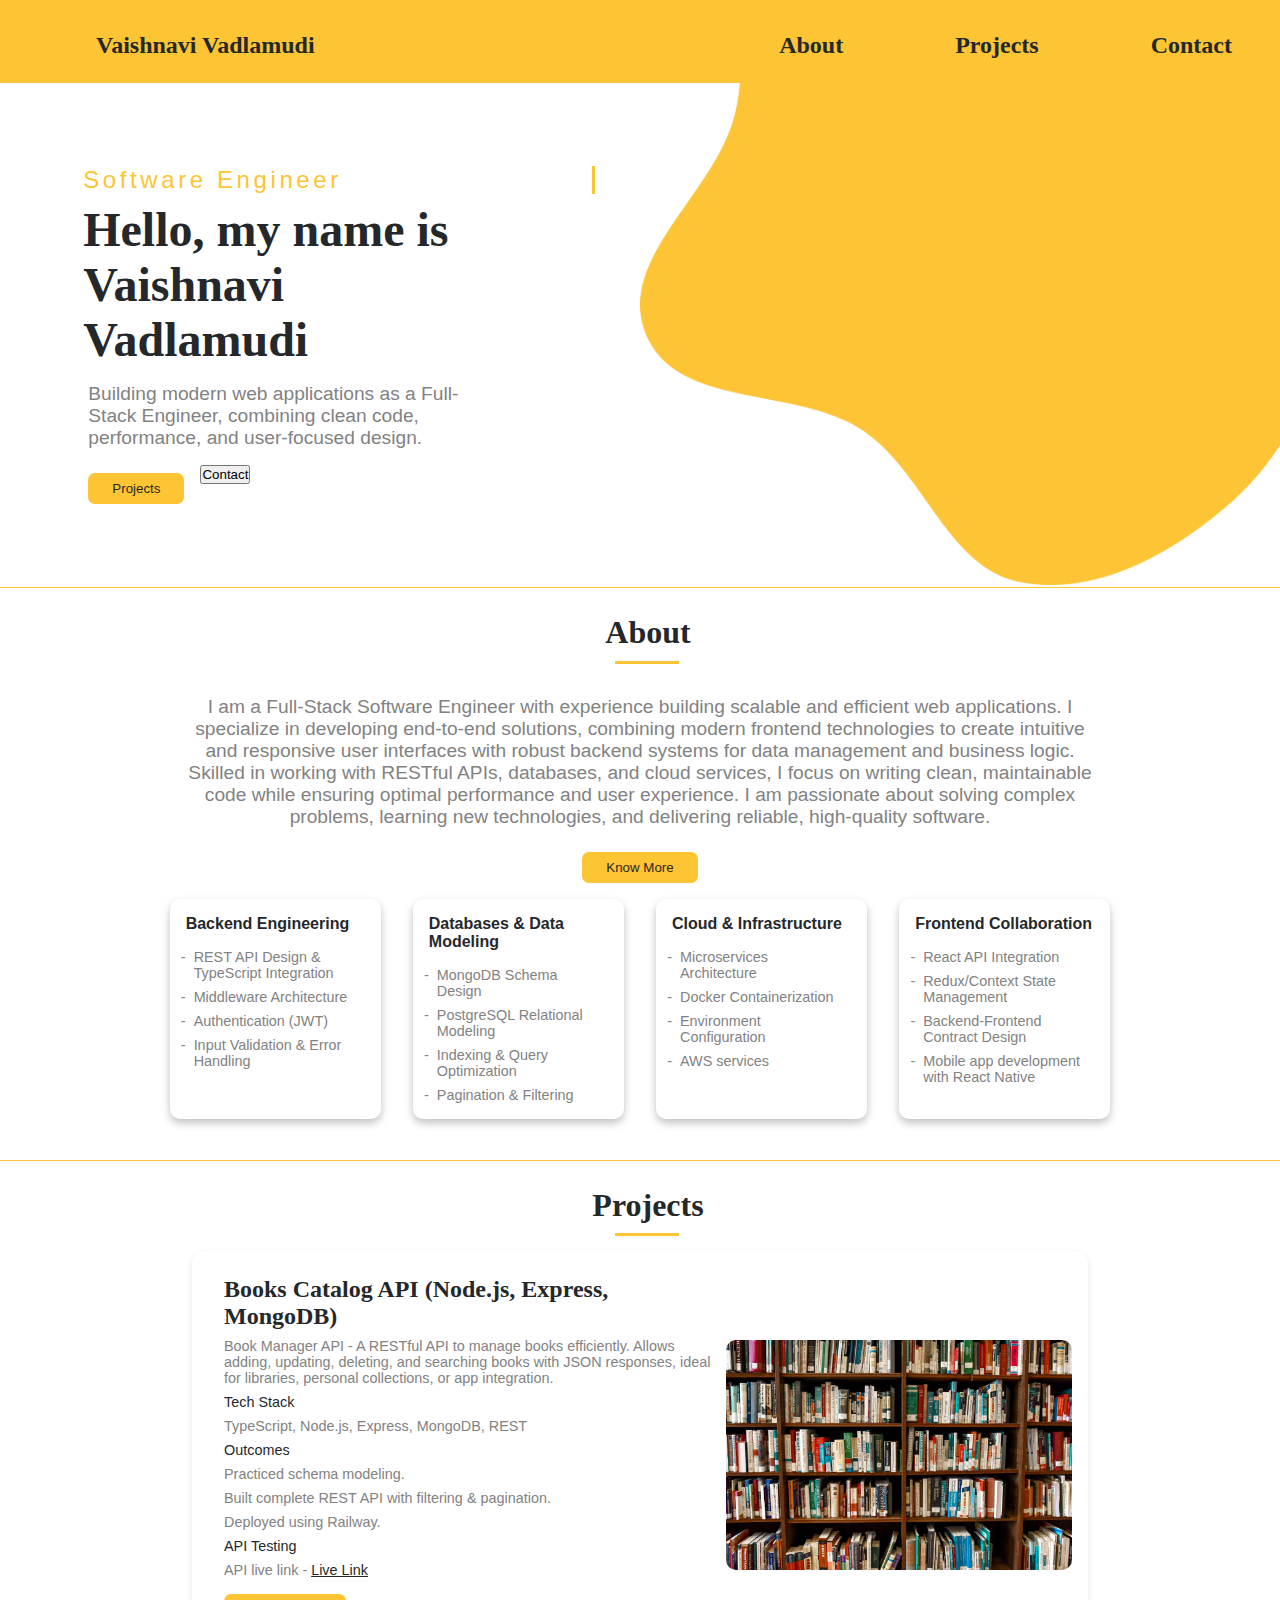
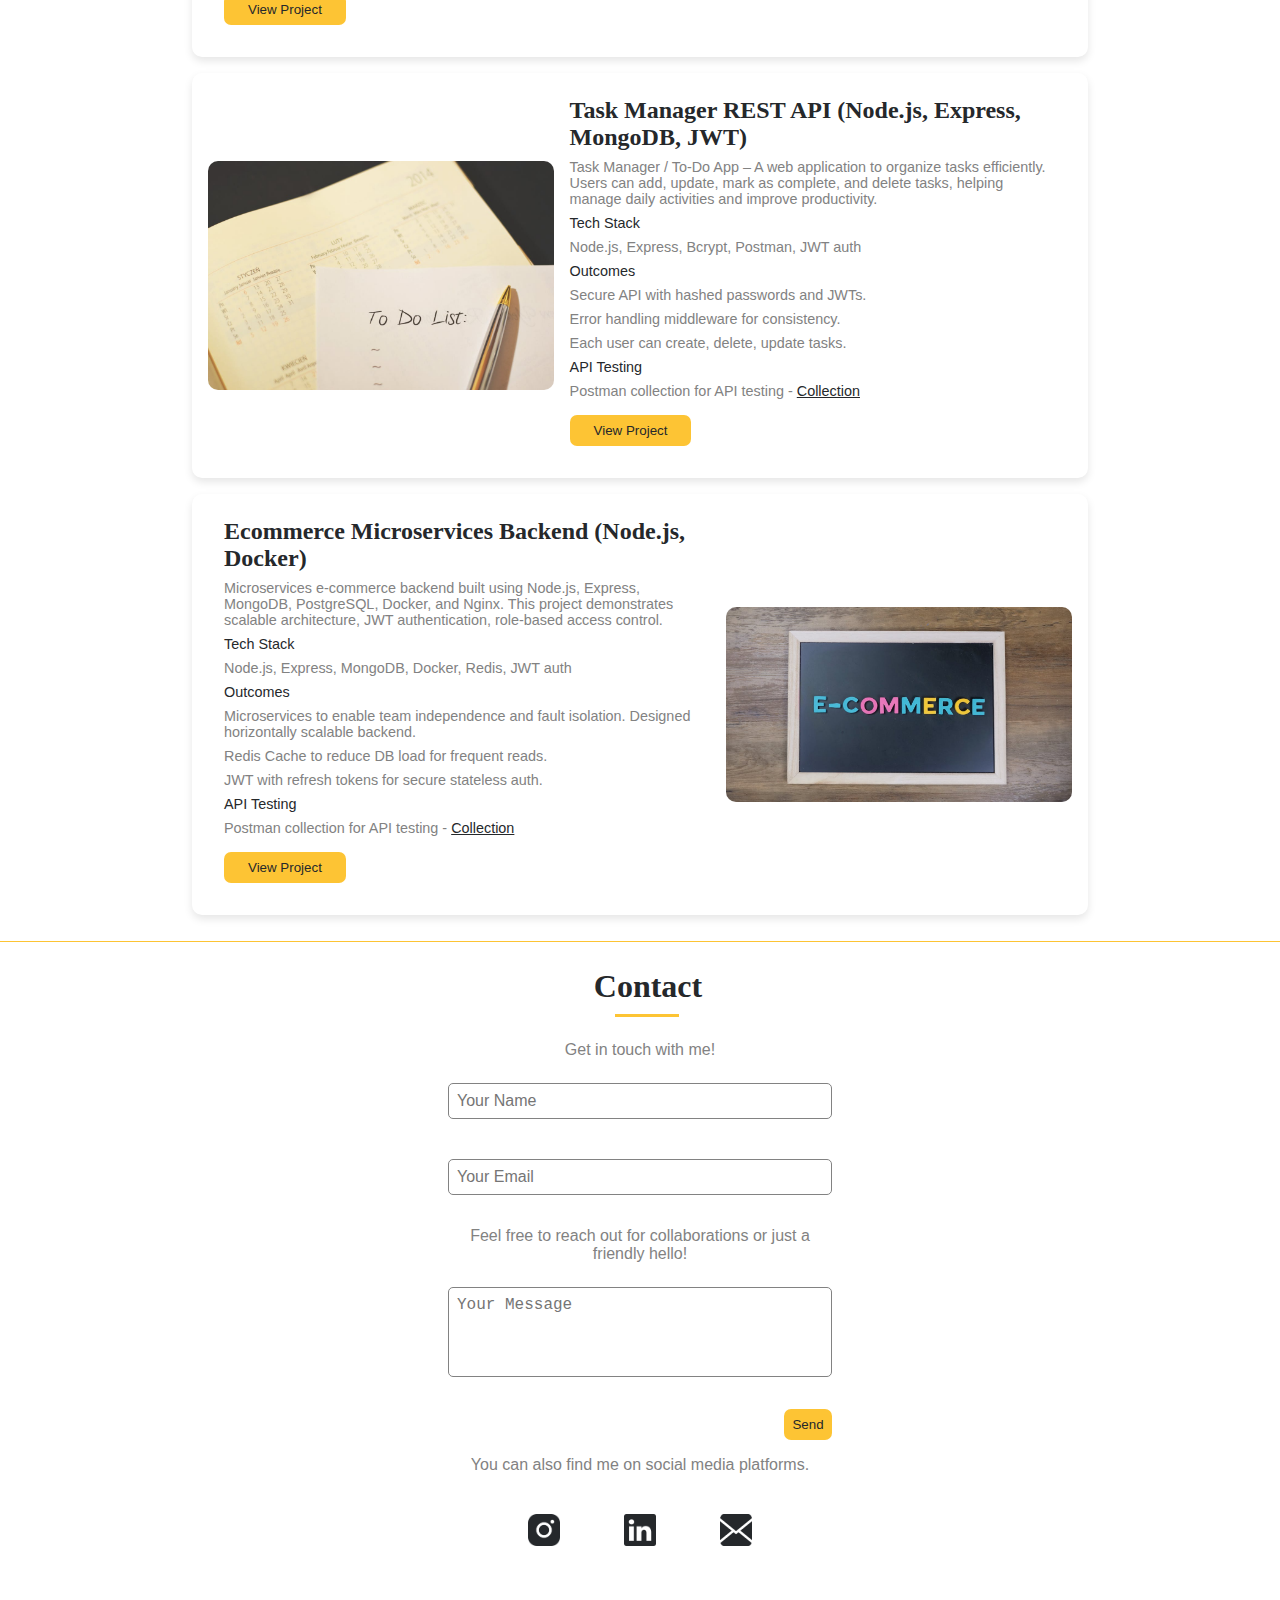
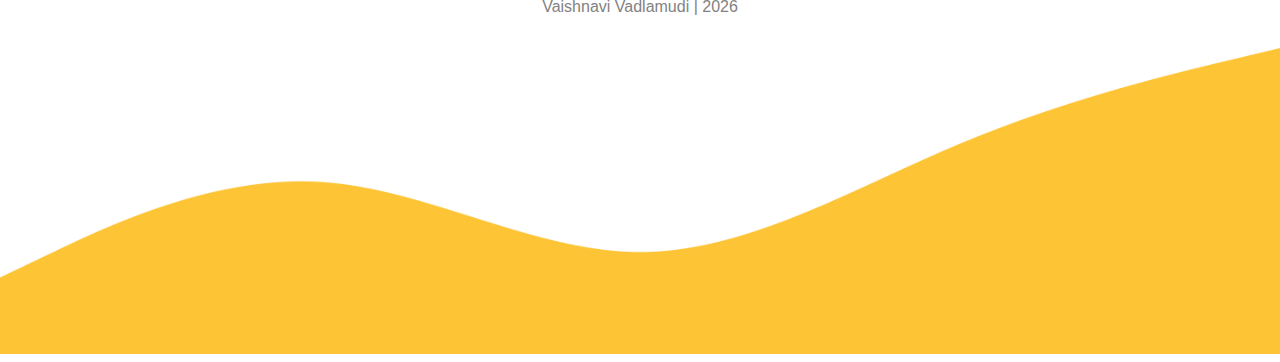
<file: index.html>
<!DOCTYPE html>
<html lang="en">

<head>
    <meta charset="UTF-8">
    <meta name="viewport" content="width=device-width, initial-scale=1.0">
    <title>Vaishnavi Vadlamudi</title>
    <link rel="stylesheet" href="index.css" />
    <link rel="preconnect" href="https://fonts.googleapis.com">
    <link rel="preconnect" href="https://fonts.gstatic.com" crossorigin>
    <link
        href="https://fonts.googleapis.com/css2?family=Comfortaa:wght@300..700&family=Inter:ital,opsz,wght@0,14..32,100..900;1,14..32,100..900&family=Josefin+Sans:ital,wght@0,100..700;1,100..700&display=swap"
        rel="stylesheet">

</head>

<body>
    <nav class="navBar">
        <div class="logo">
            <h3 id="headerName"><a class="navLink" href="#vaish">Vaishnavi Vadlamudi</a></h3>
        </div>
        <div class="content" id="navLinks">
            <h3 class="contents"><a class="navLink" href="#about">About</a></h3>
            <h3 class="contents"><a class="navLink" href="#projects">Projects</a></h3>
            <h3 class="contents"><a class="navLink" href="#contact">Contact</a></h3>
        </div>

        <div class="hamburgerMenu" id="hamburgerBtn">
            <button class="hamburgerButton">
                <span class="bar"></span>
                <span class="bar"></span>
                <span class="bar"></span>
        </div>

    </nav>
    <section id="vaish">
        <img src="assets/logo.png" alt="logo" class="logoImage">
        <div id="intro">
            <h3 class="profession">Software Engineer</h3>
            <h1 class="welcome">Hello, my name is Vaishnavi Vadlamudi</h1>
            <h3 class="description">Building modern web applications as a Full-Stack Engineer, combining clean code,
                performance, and user-focused design.</h3>
            <div class="btns">
                <a href="#projects"><button class="projects">Projects</button></a>
                <a href="#contact"><button class="contact">Contact</button></a>
            </div>
        </div>
    </section>
    <span class="divider"></span>
    <!-- About -->
    <section id="about">
        <div>
            <h1 class="heading">About</h1>
            <span class="line"></span>
        </div>
        <div id="aboutMe">
            <p class="aboutPara">I am a Full-Stack Software Engineer with experience building scalable and efficient web
                applications. I
                specialize in developing end-to-end solutions, combining modern frontend technologies to create
                intuitive and responsive user interfaces with robust backend systems for data management and business
                logic. Skilled in working with RESTful APIs, databases, and cloud services, I focus on writing clean,
                maintainable code while ensuring optimal performance and user experience. I am passionate about solving
                complex problems, learning new technologies, and delivering reliable, high-quality software.
            </p>
            <a target="_blank" href="https://www.linkedin.com/in/vaishnavi-vadlamudi-7310a1158/"><button
                    class="projects">Know More</button></a>
        </div>
        <div id="skills-container">
        </div>
    </section>
    <span class="divider"></span>
    <!-- projects -->
    <section id="projects">
        <div>
            <h1 class="heading">Projects</h1>
            <span class="line"></span>
        </div>

        <div class="cards" id="cardContainer"></div>
    </section>
    <span class="divider"></span>
    <!-- contact -->
    <section id="contact">
        <div>
            <h1 class="heading">Contact</h1>
            <span class="line"></span>
        </div>
        <form class="contact-me" action="mailto:vaishnavivadlamudi259@gmail.com" method="post" enctype="text/plain">
            <span class="contact-description">Get in touch with me!</span>
            <input type="text" class="contactInput" placeholder="Your Name">
            <input type="email" class="contactInput" placeholder="Your Email">
            <span class="contact-description">Feel free to reach out for collaborations or just a friendly hello!</span>
            <textarea style="resize: none;" rows="4" cols="50" class="contactInput" placeholder="Your Message"
                maxlength="150"></textarea>
            <button class="sendButton">Send</button>
            <span class="contact-description">You can also find me on social media platforms.</span>
            <div class="footer">
                <div class="contactInfo"><a href="https://github.com/V-codess/"><img class="footerImages"
                            src="assets/insta.png" alt="Instagram"></a></div>
                <div class="contactInfo"><a href="https://www.linkedin.com/in/vaishnavi-vadlamudi-7310a1158/"><img
                            class="footerImages" src="assets/linkedin.png" alt="LinkedIn"></a></div>
                <div class="contactInfo"><a href="mailto:vaishnavivadlamudi259@gmail.com"><img class="footerImages"
                            src="assets/email.png" alt="Email"></a>
                </div>
            </div>
            <h1 id="endCreds"></h1>

        </form>

        <img src="assets/end.png" alt="logo" class="endImage">
    </section>
    <script src="index.js"></script>
</body>

</html>
</file>
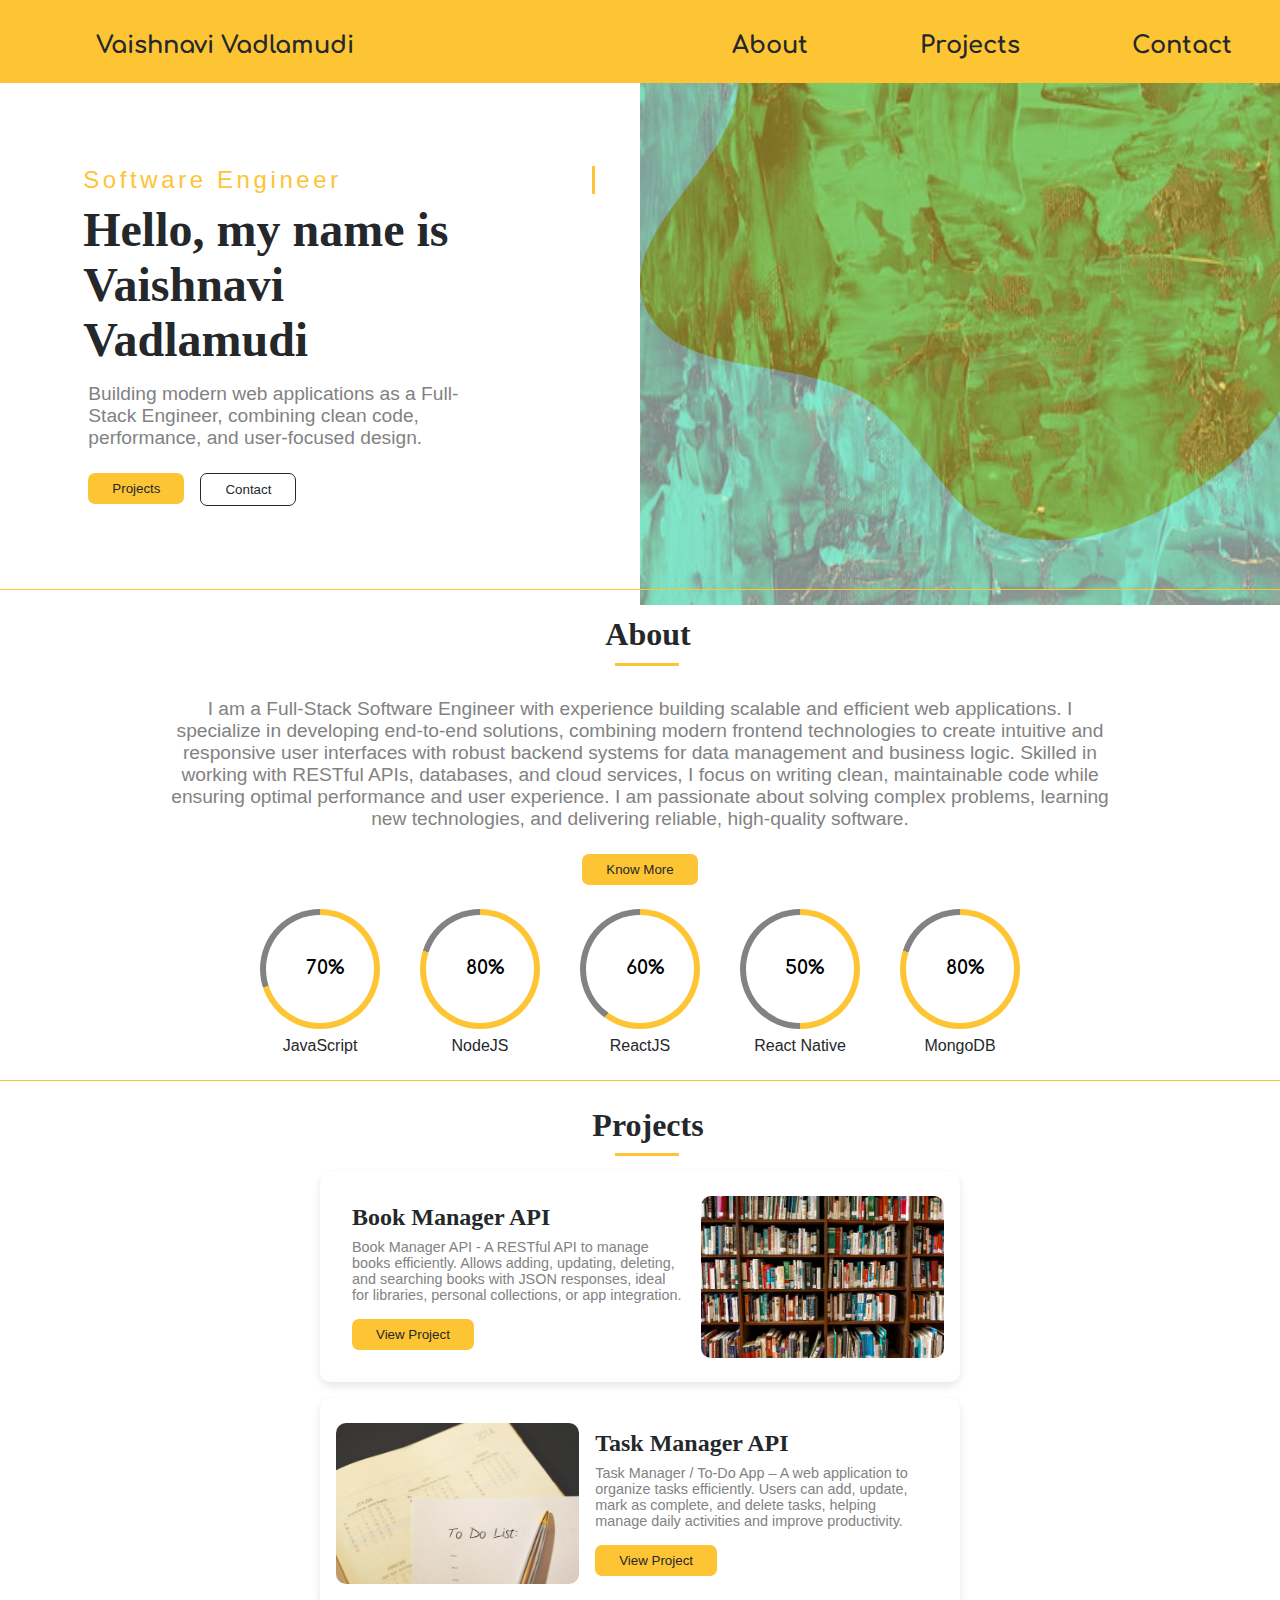
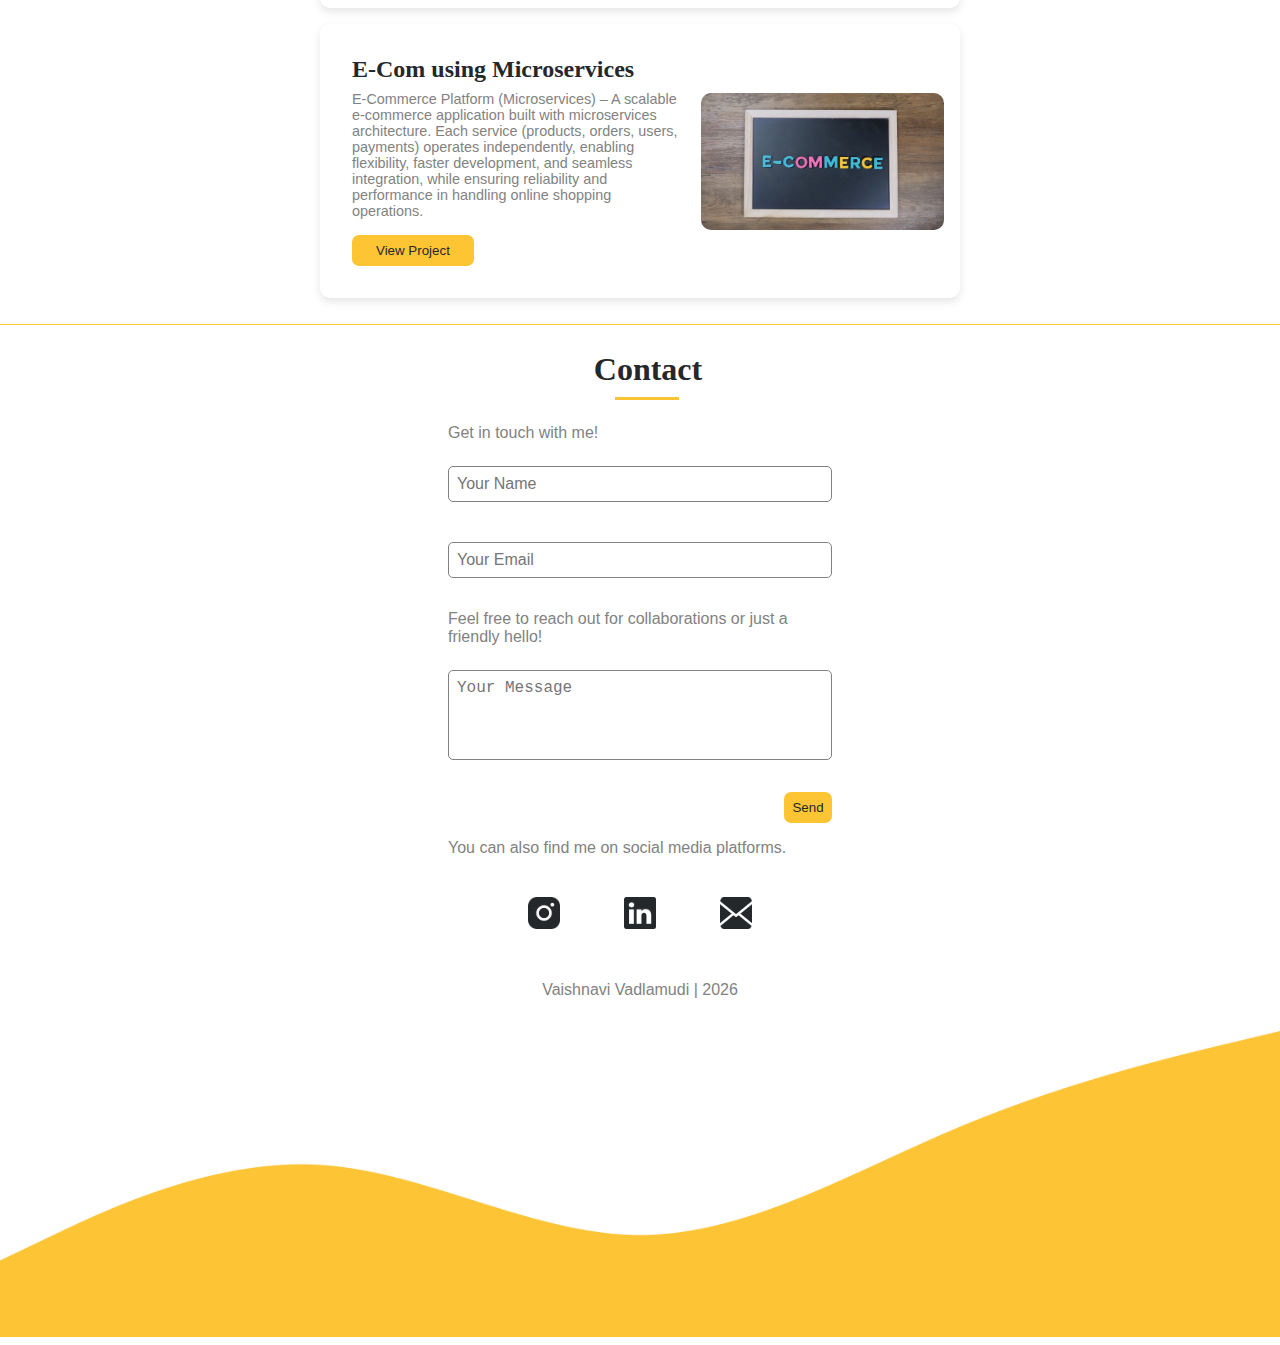
<file: frontend/index.html>
<!DOCTYPE html>
<html lang="en">

<head>
    <meta charset="UTF-8">
    <meta name="viewport" content="width=device-width, initial-scale=1.0">
    <title>Vaishnavi Vadlamudi</title>
    <link rel="stylesheet" href="index.css" />
    <link rel="preconnect" href="https://fonts.googleapis.com">
    <link rel="preconnect" href="https://fonts.gstatic.com" crossorigin>
    <link
        href="https://fonts.googleapis.com/css2?family=Comfortaa:wght@300..700&family=Inter:ital,opsz,wght@0,14..32,100..900;1,14..32,100..900&family=Josefin+Sans:ital,wght@0,100..700;1,100..700&display=swap"
        rel="stylesheet">

</head>

<body>
    <nav class="navBar">
        <div class="logo">
            <h3 id="headerName"><a class="navLink" href="#vaish">Vaishnavi Vadlamudi</a></h3>
        </div>
        <div class="content" id="navLinks">
            <h3 class="contents"><a class="navLink" href="#about">About</a></h3>
            <h3 class="contents"><a class="navLink" href="#projects">Projects</a></h3>
            <h3 class="contents"><a class="navLink" href="#contact">Contact</a></h3>
        </div>

        <div class="hamburgerMenu" id="hamburgerBtn">
            <button class="hamburgerButton">
                <span class="bar"></span>
                <span class="bar"></span>
                <span class="bar"></span>
        </div>

    </nav>
    <section id="vaish">
        <img src="assets/logo.png" alt="logo" class="logoImage">
        <img src="assets/dev.png" alt="logo" class="devImage">
        <div id="intro">
            <h3 class="profession">Software Engineer</h3>
            <h1 class="welcome">Hello, my name is Vaishnavi Vadlamudi</h1>
            <h3 class="description">Building modern web applications as a Full-Stack Engineer, combining clean code,
                performance, and user-focused design.</h3>
            <div class="btns">
                <a href="#projects"><button class="projects">Projects</button></a>
                <a href="#contact"><button class="contact">Contact</button></a>
            </div>
        </div>
    </section>
    <span class="divider"></span>
    <!-- About -->
    <section id="about">
        <div>
            <h1 class="heading">About</h1>
            <span class="line"></span>
        </div>
        <div id="aboutMe">
            <p class="aboutPara">I am a Full-Stack Software Engineer with experience building scalable and efficient web
                applications. I
                specialize in developing end-to-end solutions, combining modern frontend technologies to create
                intuitive and responsive user interfaces with robust backend systems for data management and business
                logic. Skilled in working with RESTful APIs, databases, and cloud services, I focus on writing clean,
                maintainable code while ensuring optimal performance and user experience. I am passionate about solving
                complex problems, learning new technologies, and delivering reliable, high-quality software.
            </p>
            <a target="_blank" href="https://www.linkedin.com/in/vaishnavi-vadlamudi-7310a1158/"><button
                    class="projects">Know More</button></a>
        </div>
        <div id="skills-container">
        </div>
    </section>
    <span class="divider"></span>
    <!-- projects -->
    <section id="projects">
        <div>
            <h1 class="heading">Projects</h1>
            <span class="line"></span>
        </div>

        <div class="cards" id="cardContainer"></div>
    </section>
    <span class="divider"></span>
    <!-- contact -->
    <section id="contact">
        <div>
            <h1 class="heading">Contact</h1>
            <span class="line"></span>
        </div>
        <form class="contact-me" action="mailto:vaishnavivadlamudi259@gmail.com" method="post" enctype="text/plain">
            <span class="contact-description">Get in touch with me!</span>
            <input type="text" class="contactInput" placeholder="Your Name">
            <input type="email" class="contactInput" placeholder="Your Email">
            <span class="contact-description">Feel free to reach out for collaborations or just a friendly hello!</span>
            <textarea style="resize: none;" rows="4" cols="50" class="contactInput" placeholder="Your Message"
                maxlength="150"></textarea>
            <button class="sendButton">Send</button>
            <span class="contact-description">You can also find me on social media platforms.</span>
            <div class="footer">
                <div class="contactInfo"><a href="https://github.com/V-codess/"><img class="footerImages"
                            src="assets/insta.png" alt="Instagram"></a></div>
                <div class="contactInfo"><a href="https://www.linkedin.com/in/vaishnavi-vadlamudi-7310a1158/"><img
                            class="footerImages" src="assets/linkedin.png" alt="LinkedIn"></a></div>
                <div class="contactInfo"><a href="mailto:vaishnavivadlamudi259@gmail.com"><img class="footerImages"
                            src="assets/email.png" alt="Email"></a>
                </div>
            </div>
            <h1 id="endCreds"></h1>

        </form>

        <img src="assets/end.png" alt="logo" class="endImage">
    </section>
    <script src="index.js"></script>
</body>

</html>
</file>
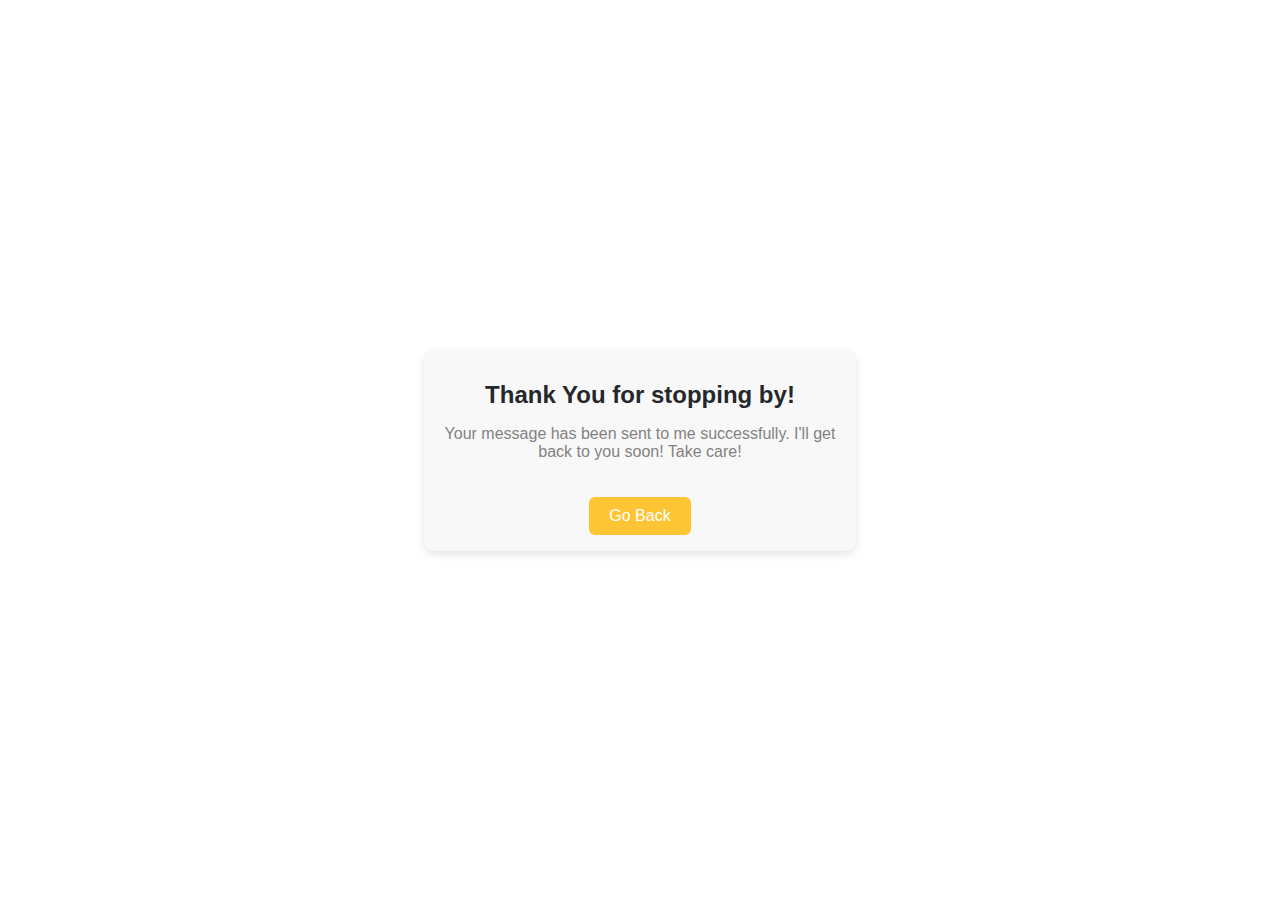
<file: thankyou.html>
<!DOCTYPE html>
<html lang="en">
<head>
    <meta charset="UTF-8">
    <meta name="viewport" content="width=device-width, initial-scale=1.0">
    <title>Email Sent</title>
    <link rel="stylesheet" href="thankYouStyles.css" />
    <link rel="icon" href="/assets/icon.png" type="image/png">
</head>
<body>
    <div class="box">
    <h1>Thank You for stopping by!</h1>
    <p>Your message has been sent to me successfully. I'll get back to you soon! Take care!</p>
    <a href="https://v-codess.github.io/Portfolio">Go Back</a>
  </div>
</body>
</html>
</file>
<file: index.css>
* {
    margin: 0;
    padding: 0;
    box-sizing: border-box;
}

html {
    scroll-behavior: smooth;
}

body {
    margin: 0;
    min-height: 100vh;
    background-color: #fff;
    font-family: "Playfair Display", serif;
    min-height: 100%;
}

a {
    text-decoration: none;
    color: inherit;
}

.navBar {
    display: flex;
    justify-content: space-between;
    align-items: center;
    padding: 1rem 2rem;
    position: sticky;
    top: 0;
    z-index: 1000;
    background-color: #fdc434;
}

section {
    scroll-margin-top: 80px;
    /* same height as navbar */
}

#headerName,
.contents {
    font-weight: 700;
    font-size: 1.5rem;
    color: #25282B;
    margin: 1rem 1rem 0.5rem 4rem;
}

.devImage {
    height: 67.2%;
    width: 50%;
    position: absolute;
    top: 0;
    right: 0;
    z-index: -1;
    opacity: 0.5;
}

.content {
    display: flex;
    align-items: center;
    justify-content: space-between;
    gap: 2rem;
}

.navLink.active {
    color: #fff;
    font-weight: bold;
}

.content h3 {
    cursor: pointer;
}

.hamburgerMenu {
    display: none;
}

.hamburgerButton {
    background: none;
    border: none;
    cursor: pointer;
    display: flex;
    flex-direction: column;
    gap: 5px;
}

.bar {
    width: 25px;
    height: 3px;
    background-color: #fdc434;
}

.contents {
    color: #25282B;
}

.endImage {
    height: 30%;
    width: 100%;
}

.logoImage {
    height: 65%;
    width: 50%;
    position: absolute;
    top: 0;
    right: 0px;
    z-index: -1;
}

.profession {
    font-family: "Nunito", sans-serif;
    font-size: 1.5rem;
    color: #fdc434;
    margin-top: 0.5rem;
    font-weight: 300;
    overflow: hidden;
    border-right: .15em solid #fdc434;
    white-space: nowrap;
    margin: 0 auto;
    letter-spacing: .15em;
    animation:
        typing 3.5s steps(40, end),
        blink-caret .75s step-end infinite;
}

.welcome {
    font-family: "Playfair Display", serif;
    font-size: 3rem;
    color: #25282B;
    margin-top: 0.5rem;
    font-weight: 700;
    width: 80%;
}

@keyframes typing {
    from {
        width: 0
    }

    to {
        width: 100%
    }
}

@keyframes blink-caret {

    from,
    to {
        border-color: transparent
    }

    50% {
        border-color: #fdc434;
    }
}

#intro {
    width: 40%;
    margin: 6.5%;
}

#skills-container {
    display: flex;
    justify-content: center;
    margin: 0 6rem;
    padding: 0 1rem;
}

.insideCircle {
    background-color: #fff;
    width: 90%;
    height: 90%;
    border-radius: 50%;
}

.circle {
    width: 120px;
    height: 120px;
    border-radius: 50%;
    background: conic-gradient(#fdc434 calc(var(--percentage) * 1%),
            #828282 0);
    display: flex;
    align-items: center;
    justify-content: center;
    font-weight: bold;
    font-size: 1.2rem;
    position: relative;
}

.skillText {
    text-align: center;
    margin-top: 0.5rem;
    font-family: "Nunito", sans-serif;
    font-size: 1rem;
    color: #25282B;
    font-weight: 500;
}

.circle span {
    position: absolute;
    font-size: 1.2rem;
    font-weight: bold;
}

.percentageData {
    text-align: center;
    position: absolute;
    top: 40%;
    right: 30%;
}

.description {
    font-family: "Nunito", sans-serif;
    font-size: 1.2rem;
    color: #828282;
    margin: 1rem 1%;
    font-weight: 300;
    width: 80%;
}

.tech-stack {
    font-family: "Nunito", sans-serif;
    font-size: 1rem;
    color: #828282;
    margin: 1rem 1%;
    font-weight: 300;
    width: 80%;
}

#aboutMe {
    display: flex;
    flex-direction: column;
    align-items: center;
    justify-content: center;
    margin: 0 10rem;
    padding: 0 1rem;
}

.aboutPara {
    font-family: "Nunito", sans-serif;
    font-size: 1.2rem;
    color: #828282;
    margin: 1rem 1%;
    font-weight: 300;
    text-align: center;
}

.aboutPara span {
    display: block;
    text-align: left;
}

.btns {
    display: flex;
    gap: 1rem;
    margin: 1rem 1%;
}

.know-me-btn {
    display: flex;
    justify-content: flex-end;
    align-items: center;
    width: 85%;
}

.projects {
    text-decoration: none;
    color: #25282B;
    background-color: #fdc434;
    padding: 0.5rem 1.5rem;
    border-radius: 7px;
    font-weight: 500;
    border: none;
    margin-top: 0.5rem;
    cursor: pointer;
}

.divider {
    width: 100%;
    height: 1px;
    background-color: #fdc434;
    margin: 1.6rem 0;
    display: flex;
}

.cardPostman {
    text-decoration: underline;
    color: #25282B;
    border-radius: 7px;
    font-weight: 500;
    border: none;
    cursor: pointer;
    background-color: transparent;
}

.line {
    width: 5%;
    height: 3px;
    background-color: #fdc434;
    margin: 0.6rem 0 1rem 0.9rem;
    display: flex;
    justify-content: center;
    align-items: center;
    justify-self: center;
}

.heading {
    font-family: "Playfair Display", serif;
    font-size: 2rem;
    color: #25282B;
    margin-top: 0.5rem;
    font-weight: 700;
    margin-left: 1rem;
    text-align: center;
}

.side-heading {
    font-family: "Playfair Display", serif;
    font-size: 1rem;
    color: #25282B;
    margin-top: 0.5rem;
    font-weight: 700;
    text-align: left;
}

.side-container {
    display: flex;
    flex-direction: column;
    gap: 0.5rem;
    width: 10%;
    justify-self: flex-start;
    margin: 0 12rem;
}

.side-line {
    width: 85%;
    height: 3px;
    background-color: #fdc434;
    display: flex;
    align-items: flex-start;
}
.each-card{
    justify-content: flex-start;
    width: 100%;
     display: flex;
    justify-content: space-evenly;
   flex-direction: column;
    justify-self: center;
}
.skill-card {
    background-color:#fff;
    border-radius: 10px;
    box-shadow: 0 4px 8px #c2c0c0;
    padding: 1rem;
    margin: 1rem;
    width: 20%;
}
.skill-card:hover{
transform: translateY(-10px); 
box-shadow: 0 10px 12px #999797;

}
.card {
    background-color: #fff;
    border-radius: 10px;
    box-shadow: 0 4px 8px rgba(0, 0, 0, 0.1);
    padding: 1rem;
    margin: 1rem;
    width: 70%;
    display: flex;
    justify-content: space-evenly;
    flex-direction: row;
    align-items: center;
    text-align: center;
    justify-self: center;
}

.cardStack {
    font-family: "Nunito", sans-serif;
    font-size: 0.9rem;
    color: #25282B;
    margin-top: 0.5rem;
    font-weight: 500;
    text-align: left;
    padding: 0 1rem;
}

.skill-cardList {
    font-family: "Nunito", sans-serif;
    font-size: 0.9rem;
    color: #828282;
    margin-top: 0.5rem;
    font-weight: 300;
    text-align: left;
    list-style-type: "-";
}

.cardList {
    font-family: "Nunito", sans-serif;
    font-size: 0.9rem;
    color: #828282;
    margin-top: 0.5rem;
    font-weight: 300;
    text-align: left;
    list-style: none;
    padding: 0 1rem;
}

.cardList li {
    display: inline;
    text-align: left;
}

.cardList li:not(:last-child)::after {
    content: ", ";
}

.card:hover {
    transform: translateY(-5px);
}

.skill-cardTitle {
    font-family: "Playfair Display", sans-serif;
    font-size: 1rem;
    color: #25282B;
    font-weight: 600;
    gap: 2rem;
    text-align: left;
    display: flex;
    justify-items: flex-start;
    align-items: flex-start;
}

.cardTitle {
    font-family: "Playfair Display", serif;
    font-size: 1.5rem;
    color: #25282B;
    margin-top: 0.5rem;
    font-weight: 700;
    text-align: left;
    padding: 0 1rem;

}

.skill-cardDescription {
    font-family: "Nunito", sans-serif;
    font-size: 0.9rem;
    color: #828282;
    margin-top: 0.5rem;
    font-weight: 300;
    text-align: left;
    padding: 0 0.5rem;
}

.cardDescription {
    font-family: "Nunito", sans-serif;
    font-size: 0.9rem;
    color: #828282;
    margin-top: 0.5rem;
    font-weight: 300;
    text-align: left;
    padding: 0 1rem;
}

.list-item {
    font-family: "Nunito", sans-serif;
    font-size: 0.9rem;
    color: #828282;
    margin-top: 0.5rem;
    font-weight: 300;
    text-align: left;
}

.cardButton {
    text-decoration: none;
    color: #25282B;
    background-color: #fdc434;
    padding: 0.5rem 1.5rem;
    border-radius: 7px;
    font-weight: 500;
    border: none;
    margin: 1rem 1rem;
    display: flex;
    justify-content: center;
    cursor: pointer;
}

.cardImage {
    width: 40%;
    height: 60%;
    object-fit: cover;
    border-radius: 10px;
}

.contact-me {
    flex-direction: column;
    gap: 0.5rem;
    margin: 1rem 1%;
    width: 30%;
    display: flex;
    justify-content: center;
    justify-self: center;
}

.contact-heading {
    font-family: "Playfair Display", serif;
    font-size: 2rem;
    color: #25282B;
    margin-top: 0.5rem;
    font-weight: 700;
    text-align: center;
}

.contact-description {
    font-family: "Nunito", sans-serif;
    font-size: 1rem;
    color: #828282;
    margin-top: 0.5rem;
    text-align: center;
}

.contactInput {
    padding: 0.5rem;
    border: 1px solid #828282;
    border-radius: 5px;
    font-size: 1rem;
    margin: 1rem 0;
    outline: none;
}

.contactInput:focus {
    border-color: #fdc434;
    color: #828282;
}

.sendButton {
    cursor: pointer;
    text-decoration: none;
    color: #25282B;
    background-color: #fdc434;
    padding: 0.5rem 1.5rem;
    border-radius: 7px;
    font-weight: 500;
    border: none;
    margin-top: 0.5rem;
    display: flex;
    justify-content: center;
    width: 10%;
    align-self: flex-end;
    font-family: "Nunito", sans-serif;
}

.footer {
    color: #fff;
    text-align: center;
    padding: 1rem;
    margin-top: 1rem;
    display: flex;
    flex-direction: row;
    justify-content: space-evenly;
    align-items: center;
}

#endCreds {
    color: #828282;
    text-align: center;
    padding: 1rem;
    width: 100%;
    font-weight: 400;
    font-family: "Nunito", sans-serif;
    font-size: 1rem;
    margin-top: 0.5rem;
}

.footerImages {
    width: 2rem;
    height: 2rem;
}

/* MOBILE */
@media (max-width: 768px) {

    .content {
        position: absolute;
        top: 50px;
        left: 0;
        background-color: #fdc434;
        flex-direction: column;
        width: 40%;
        text-align: left;
        color: #fff;
        margin-left: 2rem;
        padding: 1rem 0;
        display: none;
    }
    .navBar {
        width: 100%;
    }

    .contents {
        color: #fff;
        text-align: left;
        margin: 0 7.5rem;
    }

    .content.active {
        display: flex;
    }

    .bar {
        background-color: #fff;
    }

    .logo,
    .logoImage {
        display: none;
    }

    .hamburgerMenu {
        display: block;
    }

    .card {
        max-width: 90%;
    }

    .description {
        width: 200%;
    }

    .welcome {
        font-size: 3rem;
        width: 200%;
    }

    .profession {
        font-size: 0.9rem;
        width: 200%;
    }

    .btns {
        display: flex;
        justify-content: center;
        width: 200%;
    }

    #aboutMe {
        width: 90%;
        display: flex;
        justify-content: center;
        align-items: center;
        padding: 1rem;
        margin: 1rem;
    }

    .aboutPara {
        width: 90%;
        text-align: left;
    }

    .aboutPara span {
        display: block;
    }

    #cardContainer {
        width: 100%;
    }

    .card {
        width: 90%;
        display: flex;
        flex-direction: column;
    }

    .cardTitle,
    .contact-me {
        width: 90%;
    }

    .cardDescription {
        width: 100%;
    }

    .cardImage {
        width: 100%;
        height: auto;
    }

    .line {
        width: 20%;
        justify-self: center;
        align-items: center;
    }

    #skills-container {
        display: inline;
        flex-direction: column;
        width: 90%;
    }

    .skill-card {
        width: 90%;
        display: flex;
        justify-content: center;
        align-items: center;
        margin: 1em 1.3rem;
    }
    .skill-card:hover{
        transform: translateY(-5px); 
        box-shadow: 0 10px 12px #999797;
    }
    .tech-stack {
        width: 200%;
    }

    .know-me-btn {
        display: flex;
        justify-content: center;
        align-items: center;
        width: 100%;
    }

    .side-heading {
        display: flex;
        justify-content: center;
        align-items: center;
        width: 100%;
    }

    .side-line {
        background-color: #fdc434;
        width: 20%;
        display: flex;
        justify-content: center;
        align-items: center;
        margin: 1rem 10.5rem;
    }

    .side-container {
        display: inline;
        justify-content: center;
        align-items: center;
        width: 100%;
        margin-top: 1rem;
    }

    .card:nth-child(odd) {
        flex-direction: column-reverse;
         width: 90%;
         display: flex;
         text-align: left;
    }

}
</file>
<file: frontend/index.css>
* {
    margin: 0;
    padding: 0;
    box-sizing: border-box;
}
html{
    scroll-behavior: smooth;
}
body {
    margin: 0;
    min-height: 100vh;
    background-color: #fff;
    font-family: "Comfortaa", sans-serif;
    min-height: 100%;
}
a {
    text-decoration: none;
    color: inherit;
}
.navBar {
    display: flex;
    justify-content: space-between;
    align-items: center;
    padding: 1rem 2rem;
    position: sticky;
    top: 0;
    z-index: 1000;
    background-color: #fdc434;
}
section {
    scroll-margin-top: 80px; /* same height as navbar */
}
#headerName,
.contents {
    font-weight: 700;
    font-size: 1.5rem;
    color: #25282B;
    margin: 1rem 1rem 0.5rem 4rem;
}
.devImage{
    height: 67.2%;
    width: 50%;
    position: absolute;
    top: 0;
    right: 0;
    z-index: -1;
    opacity: 0.5;
}
.content {
    display: flex;
    align-items: center;
    justify-content: space-between;
    gap: 2rem;
}
.navLink.active{
    color: #fff; 
    font-weight: bold;
}
.content h3 {
    cursor: pointer;
}
.hamburgerMenu {
    display: none;
}
.hamburgerButton {
    background: none;
    border: none;
    cursor: pointer;
    display: flex;
    flex-direction: column;
    gap: 5px;
}
.bar {
    width: 25px;
    height: 3px;
    background-color: #fdc434;
}
.contents {
    color: #25282B;
}
.endImage{
    height: 30%;
    width: 100%;
}
.logoImage {
    height: 60%;
    width: 50%;
    position: absolute;
    top: 0;
    right: 0px;
    z-index: -1;
}
.profession {
    font-family: "Nunito", sans-serif;
    font-size: 1.5rem;
    color: #fdc434;
    margin-top: 0.5rem;
    font-weight: 300;
    overflow: hidden;
    border-right: .15em solid #fdc434;
    white-space: nowrap;
    margin: 0 auto;
    letter-spacing: .15em;
    animation:
        typing 3.5s steps(40, end),
        blink-caret .75s step-end infinite;
}
.welcome {
    font-family: "Playfair Display", serif;
    font-size: 3rem;
    color: #25282B;
    margin-top: 0.5rem;
    font-weight: 700;
    width: 80%;
}
@keyframes typing {
    from {
        width: 0
    }
    to {
        width: 100%
    }
}
@keyframes blink-caret {
    from,
    to {
        border-color: transparent
    }

    50% {
        border-color: #fdc434;
    }
}
#intro {
    width: 40%;
    margin: 6.5%;
}
#skills-container {
  display: flex;
  justify-content: center;
  flex-wrap: wrap;
  gap: 40px;
  margin: 1.5rem 6%;
}
.insideCircle{
   background-color: #fff;
    width: 90%;
    height: 90%;
    border-radius: 50%;
}
.circle {
  width: 120px;
  height: 120px;
  border-radius: 50%;
  background: conic-gradient(
    #fdc434 calc(var(--percentage) * 1%), 
    #828282 0
  );
  display: flex;
  align-items: center;
  justify-content: center;
  font-weight: bold;
  font-size: 1.2rem;
  position: relative;
}
.skillText{
    text-align: center;
    margin-top: 0.5rem;
    font-family: "Nunito", sans-serif;
    font-size: 1rem;
    color: #25282B;
    font-weight: 500; 
}
.circle span {
  position: absolute;
  font-size: 1.2rem;
  font-weight: bold;
}
.percentageData{
    text-align: center;
    position: absolute;
    top: 40%;
    right: 30%;
}
.description {
    font-family: "Nunito", sans-serif;
    font-size: 1.2rem;
    color: #828282;
    margin: 1rem 1%;
    font-weight: 300;
    width: 80%;
}
#aboutMe{
    display: flex;
    flex-direction: column;
    align-items: center;
    justify-content: center;
    margin: 0 10rem;
}
.aboutPara{
    font-family: "Nunito", sans-serif;
    font-size: 1.2rem;
    color: #828282;
    margin: 1rem 1%;
    font-weight: 300;
    text-align: center;
}
.btns {
    display: flex;
    gap: 1rem;
    margin: 1rem 1%;
}

.projects,
.contact {
    text-decoration: none;
    color: #25282B;
    background-color: #fdc434;
    padding: 0.5rem 1.5rem;
    border-radius: 7px;
    font-weight: 500;
    border: none;
    margin-top: 0.5rem;
    cursor: pointer;
}
.contact {
    background-color: transparent;
    border: 1.5px solid #25282B;
}
.divider{
   width: 100%;
   height: 1px;
   background-color: #fdc434;
   margin: 1.6rem 0;
   display: flex;
}
.line{
    width: 5%;
    height: 3px;
    background-color: #fdc434;
    margin: 0.6rem 0 1rem 0.9rem;
    display: flex;
    justify-content: center;
    align-items: center;
    justify-self: center;
}
.heading{
    font-family: "Playfair Display", serif;
    font-size: 2rem;
    color: #25282B;
    margin-top: 0.5rem;
    font-weight: 700;
    margin-left: 1rem;
    text-align: center;
}
.card{
    background-color: #fff;
    border-radius: 10px;
    box-shadow: 0 4px 8px rgba(0, 0, 0, 0.1);
    padding: 1rem;
    margin: 1rem;
    width: 50%;
    display: flex;
    justify-content: space-evenly;
    flex-direction: row;
    align-items: center;
    text-align: center;
    justify-self: center;
}
.card:hover {
    transform: translateY(-5px);
}
.cardContent{
    font-family: "Nunito", sans-serif;
    font-size: 1rem;
    color: #828282;
    margin-top: 0.5rem;
    font-weight: 300;
    gap: 2rem;
}
.cardTitle{
    font-family: "Playfair Display", serif;
    font-size: 1.5rem;
    color: #25282B;
    margin-top: 0.5rem;
    font-weight: 700;
    text-align: left;
    padding: 0 1rem;

}
.cardDescription{
    font-family: "Nunito", sans-serif;
    font-size: 0.9rem;
    color: #828282;
    margin-top: 0.5rem;
    font-weight: 300;
    text-align: left;
    padding: 0 1rem ;
}
.cardButton{
    text-decoration: none;
    color: #25282B;
    background-color: #fdc434;
    padding: 0.5rem 1.5rem;
    border-radius: 7px;
    font-weight: 500;
    border: none;
    margin: 1rem 1rem;
    display: flex;
    justify-content: center;
    cursor: pointer;
}
.cardImage{
    width: 40%;
    height: 50%;
    object-fit: cover;
    border-radius: 10px;
}
.contact-me{
    flex-direction: column;
    gap: 0.5rem;
    margin: 1rem 1%;
    width: 30%;
    display: flex;
    justify-content: center;
    justify-self: center;
}
.contact-heading{
    font-family: "Playfair Display", serif;
    font-size: 2rem;
    color: #25282B;
    margin-top: 0.5rem;
    font-weight: 700;
    text-align: center;
}
.contact-description{
    font-family: "Nunito", sans-serif;
    font-size: 1rem;
    color: #828282;
    margin-top: 0.5rem;
}
.contactInput{
    padding: 0.5rem;
    border: 1px solid #828282;
    border-radius: 5px;
    font-size: 1rem;
    margin:  1rem 0;
    outline: none;
}
.contactInput:focus {
    border-color: #fdc434; 
    color: #828282; 
}
.sendButton{
    cursor: pointer;
    text-decoration: none;
    color: #25282B;
    background-color: #fdc434;
    padding: 0.5rem 1.5rem;
    border-radius: 7px;
    font-weight: 500;
    border: none;
    margin-top: 0.5rem;
    display: flex;
    justify-content: center;
    width: 10%;
    align-self: flex-end;
    font-family: "Nunito", sans-serif;
}
.footer{
    color: #fff;
    text-align: center;
    padding: 1rem;
    margin-top: 1rem;
    display: flex;
    flex-direction: row;
    justify-content: space-evenly;
    align-items: center;
}
#endCreds{
  color: #828282;
  text-align: center;
  padding: 1rem;
  width: 100%;
  font-weight: 400;
  font-family: "Nunito", sans-serif;
    font-size: 1rem;
    margin-top: 0.5rem;
}
.footerImages{
    width: 2rem;
    height: 2rem;
}
/* MOBILE */
@media (max-width: 425px) {

    .content {
        position: absolute;
        top: 50px;
        left: 0;
        background-color: #fdc434;
        flex-direction: column;
        width: 50%;
        text-align: left;
        padding: 1rem 0;
        display: none;
        color: #fff;
        margin-left: 2rem;
        opacity: 0.9;
    }
    .navBar{
        width: 100%;
    }
    .contents {
        color: #fff;
        display: flex;
        justify-content: flex-start;
        align-self: flex-start;
    }
    .content.active {
        display: flex;
    }
    .bar{
      background-color: #fff;
    }
    .logo,
    .logoImage {
        display: none;
    }

    .hamburgerMenu {
        display: block;
    }
     .card {
          max-width: 90%;
      }
      .description{
        width: 200%;
      }
      .welcome{
        font-size: 3rem;
        width: 200%;
      }
      .devImage{
        display: none;
      }
      .profession{
        font-size: 0.9rem;
        width: 200%;
      }
      .btns{
        display: flex;
        justify-content: center;
        width: 200%;
      }
      #aboutMe{
        width: 90%;
        display: flex;
        justify-content: center;
        align-items: center;
        padding: 1rem;
        margin: 1rem;
      }
      .aboutPara{
        width: 90%;
      }
      #cardContainer{
        width: 100%;
      }
      .card{
        width: 90%;
        display: flex;
        flex-direction: column;
      }
      .cardTitle, .contact-me{
        width: 90%;
      }
      .cardDescription{
        width: 100%;
      }
      .cardImage{
        width: 100%;
        height: auto;
      }

}
</file>
<file: thankYouStyles.css>
* {
     font-family: "Comfortaa", sans-serif;

 }

 body {
     margin: 0;
     height: 100vh;
     display: flex;
     justify-content: center;
     align-items: center;
     font-family: Arial, sans-serif;
     background: #ffffff;
     text-align: center;
 }

 .box {
    max-width: 400px;
    background-color: #f8f8f8;
    border-radius: 10px;
    box-shadow: 0 4px 8px rgba(0, 0, 0, 0.1);
    padding: 1rem;
    margin: 1rem;
    align-items: center;
    text-align: center;
    justify-self: center;
 }

 h1 {
     font-size: 24px;
     margin-bottom: 10px;
     color: #25282B;
 }

 p {
     color: #828282;
 }

 a {
     display: inline-block;
     margin-top: 20px;
     text-decoration: none;
     background: #fdc434;
     color: #fff;
     padding: 10px 20px;
     border-radius: 6px;
 }
</file>
